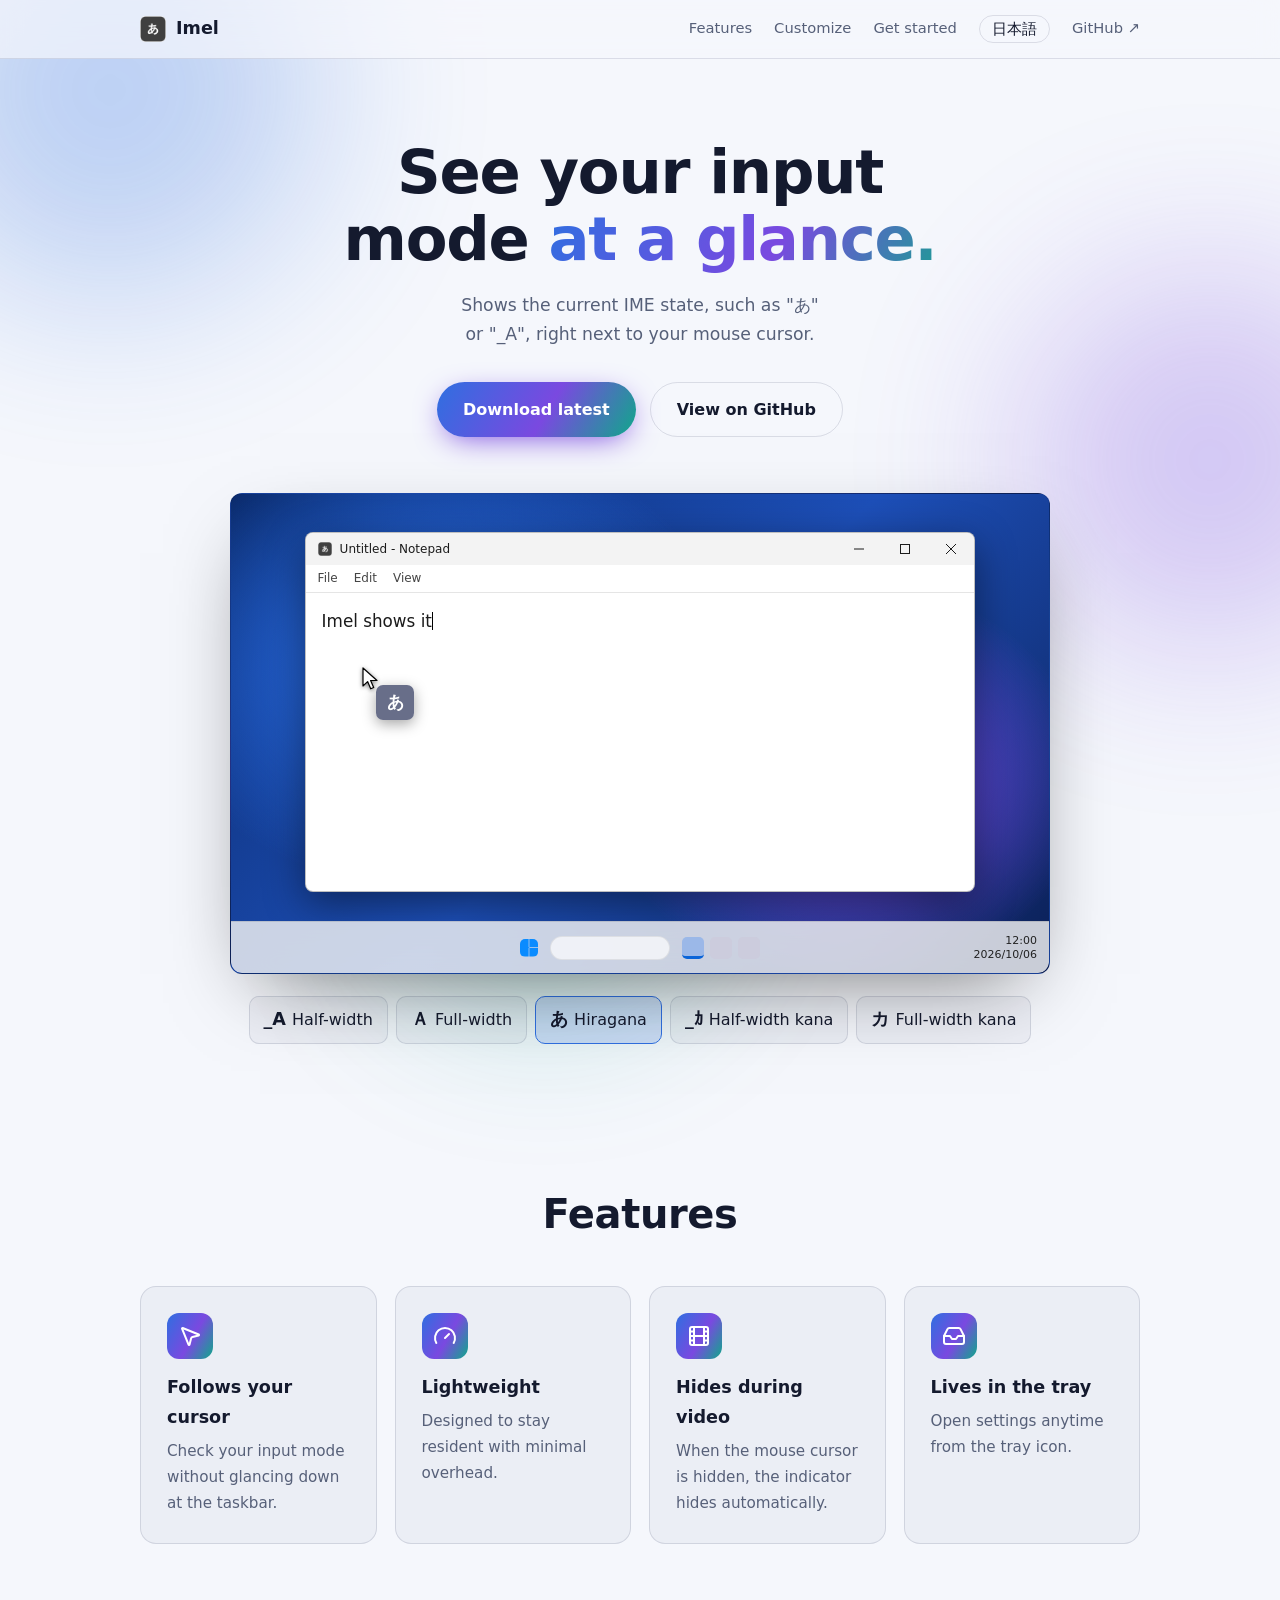
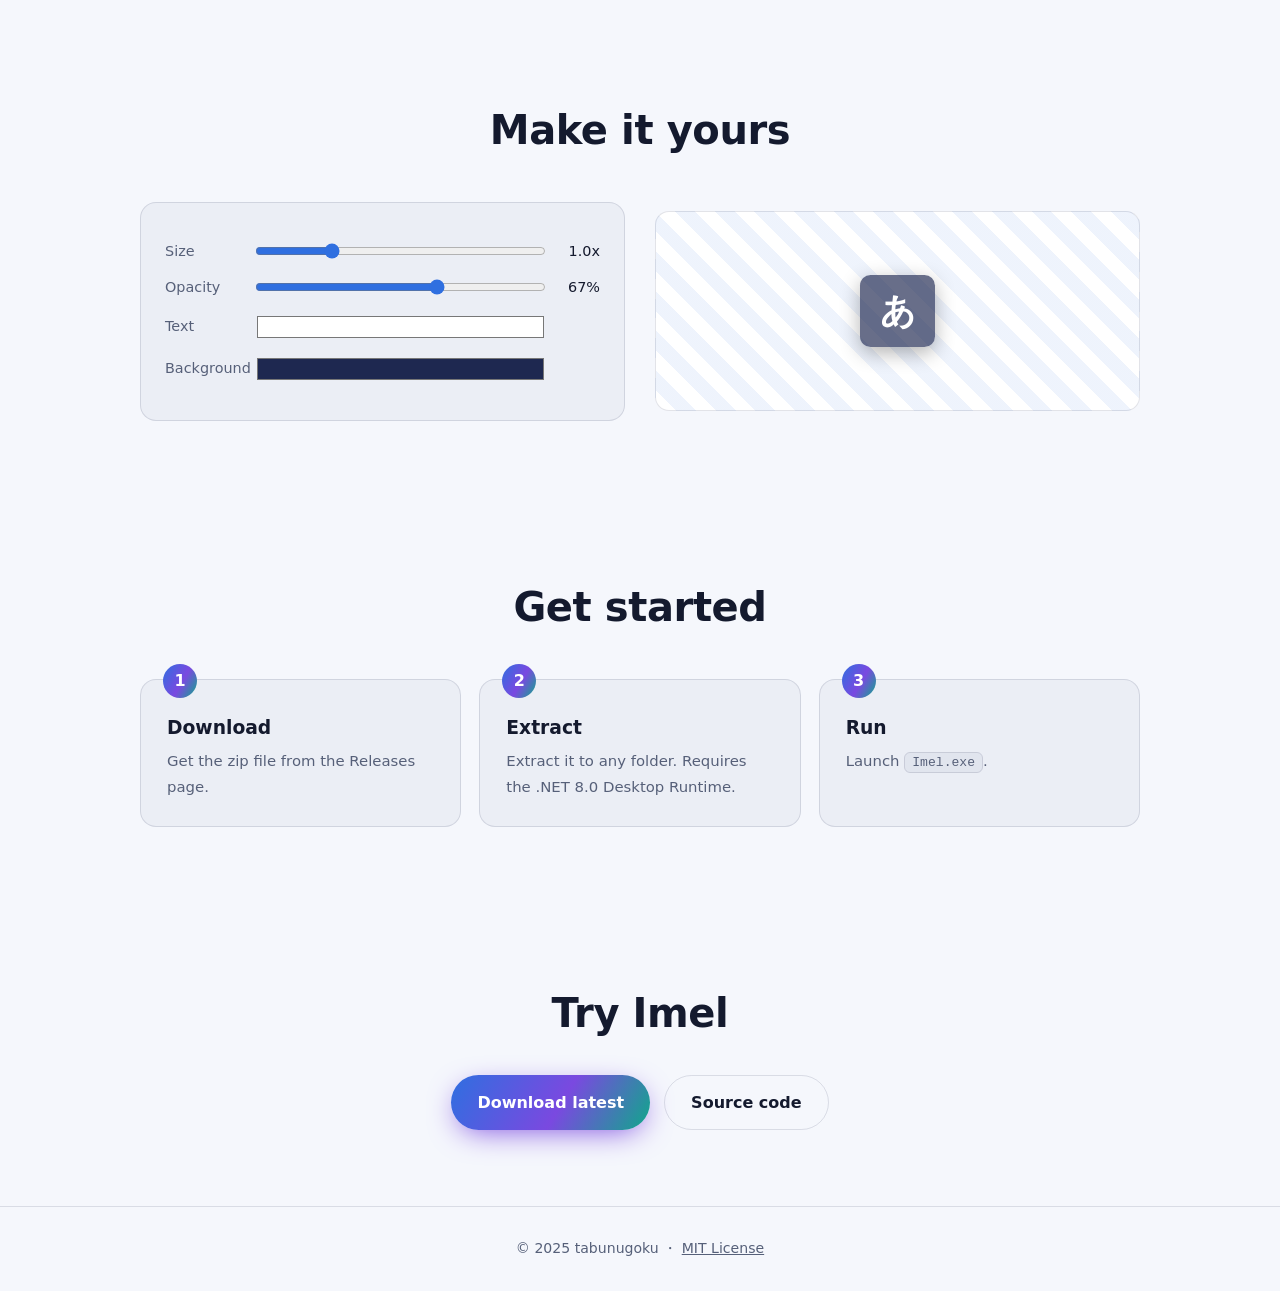
<file: docs/index.html>
<!doctype html>
<html lang="en">
<head>
<meta charset="utf-8">
<script>try{if(/^ja/i.test(navigator.language||"")&&localStorage.getItem("imel-lang")!=="en")location.replace("ja/")}catch(e){}</script>
<meta name="viewport" content="width=device-width, initial-scale=1">
<title>Imel - IME status right next to your cursor</title>
<meta name="description" content="Imel is a resident tool for Windows 11 that shows the current IME input mode right next to the mouse cursor.">
<meta property="og:title" content="Imel - IME Indicator">
<meta property="og:description" content="See your input mode at a glance. An IME status indicator for Windows 11.">
<meta property="og:type" content="website">
<link rel="canonical" href="https://tabunugoku.github.io/Imel/">
<link rel="alternate" hreflang="en" href="https://tabunugoku.github.io/Imel/">
<link rel="alternate" hreflang="ja" href="https://tabunugoku.github.io/Imel/ja/">
<link rel="alternate" hreflang="x-default" href="https://tabunugoku.github.io/Imel/">
<meta property="og:url" content="https://tabunugoku.github.io/Imel/">
<meta property="og:locale" content="en_US">
<meta property="og:image" content="https://tabunugoku.github.io/Imel/ogp.png">
<meta property="og:image:width" content="1200">
<meta property="og:image:height" content="630">
<meta name="twitter:card" content="summary_large_image">
<link rel="icon" href="favicon.ico">
<link rel="stylesheet" href="style.css">
</head>
<body>
<div class="orb o1"></div><div class="orb o2"></div><div class="orb o3"></div>

<nav><div class="wrap">
  <a href="#top" class="logo"><img src="favicon.ico" alt="">Imel</a>
  <div class="links">
    <a href="#features">Features</a><a href="#custom">Customize</a><a href="#start">Get started</a>
    <a class="lang" href="ja/" hreflang="ja" lang="ja" onclick="try{localStorage.setItem('imel-lang','ja')}catch(e){}">日本語</a><a class="gh" href="https://github.com/tabunugoku/Imel">GitHub ↗</a>
  </div>
</div></nav>

<header class="hero wrap" id="top">
  <h1 class="reveal">See your input mode <span class="grad">at a glance.</span></h1>
  <p class="lead reveal">Shows the current IME state, such as "あ" or "_A", right next to your mouse cursor.</p>
  <div class="cta reveal">
    <a class="btn primary" href="https://github.com/tabunugoku/Imel/releases/latest">Download latest</a>
    <a class="btn ghost" href="https://github.com/tabunugoku/Imel">View on GitHub</a>
  </div>

  <div class="stage reveal" id="stage" data-text="Imel shows it next to the cursor" aria-label="Imel demo">
    <div class="win">
      <div class="tbar">
        <div class="t"><img src="favicon.ico" alt="">Untitled - Notepad</div>
        <div class="ctl">
          <span><svg viewBox="0 0 10 10"><path d="M0 5h10"/></svg></span>
          <span><svg viewBox="0 0 10 10"><rect x=".5" y=".5" width="9" height="9"/></svg></span>
          <span><svg viewBox="0 0 10 10"><path d="M0 0l10 10M10 0L0 10"/></svg></span>
        </div>
      </div>
      <div class="menu"><span>File</span><span>Edit</span><span>View</span></div>
      <div class="body"><span id="typed"></span><span class="caret"></span></div>
    </div>
    <div class="taskbar">
      <i class="st"></i><div class="se"></div><i class="ap on"></i><i class="ap"></i><i class="ap"></i>
      <div class="tray"><span>12:00<br>2026/10/06</span></div>
    </div>
    <div class="cursor" id="cursor">
      <svg viewBox="0 0 20 24"><path d="M1 1v18l4.6-4.4 3.1 7.2 3-1.3-3.1-7H15z" fill="#fff" stroke="#000" stroke-width="1.2" stroke-linejoin="round"/></svg>
      <div class="ind" id="ind">あ</div>
    </div>
  </div>
  <div class="modes" id="modes">
    <button data-g="_A"><b>_A</b>Half-width</button>
    <button data-g="Ａ"><b>Ａ</b>Full-width</button>
    <button data-g="あ" class="on"><b>あ</b>Hiragana</button>
    <button data-g="_ｶ"><b>_ｶ</b>Half-width kana</button>
    <button data-g="カ"><b>カ</b>Full-width kana</button>
  </div>
</header>

<section id="features"><div class="wrap">
  <h2 class="reveal">Features</h2>
  <div class="grid">
    <div class="card reveal"><div class="ic"><svg viewBox="0 0 24 24" fill="none" stroke="currentColor" stroke-width="2" stroke-linecap="round" stroke-linejoin="round"><path d="M4.04 4.69a.5.5 0 0 1 .65-.65l16 6.5a.5.5 0 0 1-.06.95l-6.12 1.58a2 2 0 0 0-1.44 1.44l-1.58 6.12a.5.5 0 0 1-.95.06z"/></svg></div><h3>Follows your cursor</h3><p>Check your input mode without glancing down at the taskbar.</p></div>
    <div class="card reveal"><div class="ic"><svg viewBox="0 0 24 24" fill="none" stroke="currentColor" stroke-width="2" stroke-linecap="round" stroke-linejoin="round"><path d="m12 14 4-4"/><path d="M3.34 19a10 10 0 1 1 17.32 0"/></svg></div><h3>Lightweight</h3><p>Designed to stay resident with minimal overhead.</p></div>
    <div class="card reveal"><div class="ic"><svg viewBox="0 0 24 24" fill="none" stroke="currentColor" stroke-width="2" stroke-linecap="round" stroke-linejoin="round"><rect width="18" height="18" x="3" y="3" rx="2"/><path d="M7 3v18M3 7.5h4M3 12h18M3 16.5h4M17 3v18M17 7.5h4M17 16.5h4"/></svg></div><h3>Hides during video</h3><p>When the mouse cursor is hidden, the indicator hides automatically.</p></div>
    <div class="card reveal"><div class="ic"><svg viewBox="0 0 24 24" fill="none" stroke="currentColor" stroke-width="2" stroke-linecap="round" stroke-linejoin="round"><path d="M22 12h-6l-2 3h-4l-2-3H2"/><path d="M5.45 5.11 2 12v6a2 2 0 0 0 2 2h16a2 2 0 0 0 2-2v-6l-3.45-6.89A2 2 0 0 0 16.76 4H7.24a2 2 0 0 0-1.79 1.11z"/></svg></div><h3>Lives in the tray</h3><p>Open settings anytime from the tray icon.</p></div>
  </div>
</div></section>

<section id="custom"><div class="wrap">
  <h2 class="reveal">Make it yours</h2>
  <div class="cust">
    <div class="panel reveal">
      <div class="row">Size<input id="sz" type="range" min="0.6" max="2.2" step="0.1" value="1"><output id="szo">1.0x</output></div>
      <div class="row">Opacity<input id="op" type="range" min="10" max="100" value="67"><output id="opo">67%</output></div>
      <div class="row">Text<input id="fg" type="color" value="#ffffff"><span></span></div>
      <div class="row">Background<input id="bg" type="color" value="#1e2850"><span></span></div>
    </div>
    <div class="preview reveal"><div id="pv">あ</div></div>
  </div>
</div></section>

<section id="start"><div class="wrap">
  <h2 class="reveal">Get started</h2>
  <div class="steps" style="margin-top:30px">
    <div class="step reveal"><h3>Download</h3><p>Get the zip file from the Releases page.</p></div>
    <div class="step reveal"><h3>Extract</h3><p>Extract it to any folder. Requires the .NET 8.0 Desktop Runtime.</p></div>
    <div class="step reveal"><h3>Run</h3><p>Launch <code>Imel.exe</code>.</p></div>
  </div>
</div></section>

<section class="final"><div class="wrap">
  <h2 class="reveal">Try Imel</h2>
  <div class="cta reveal">
    <a class="btn primary" href="https://github.com/tabunugoku/Imel/releases/latest">Download latest</a>
    <a class="btn ghost" href="https://github.com/tabunugoku/Imel">Source code</a>
  </div>
</div></section>

<footer><div class="wrap">© 2025 tabunugoku ・ <a href="https://github.com/tabunugoku/Imel/blob/master/LICENSE">MIT License</a></div></footer>

<script src="app.js"></script>
</body>
</html>
</file>
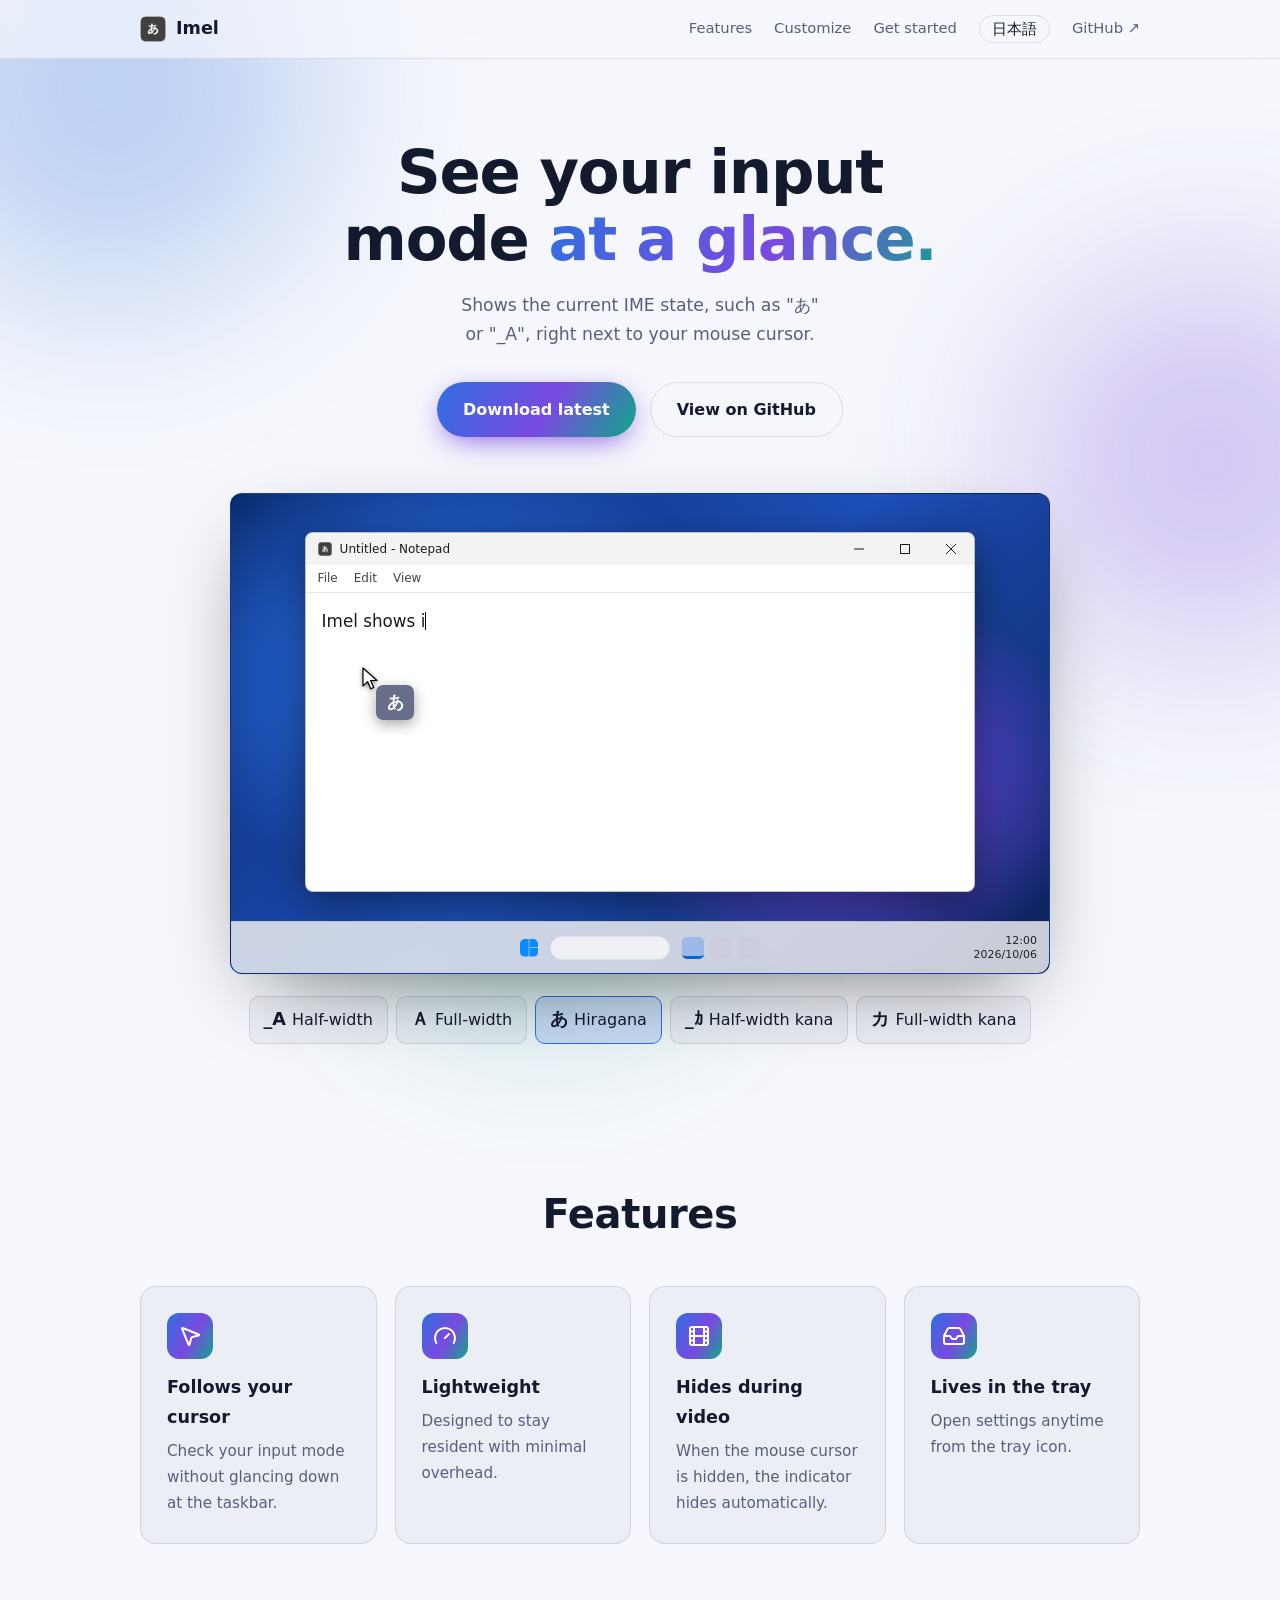
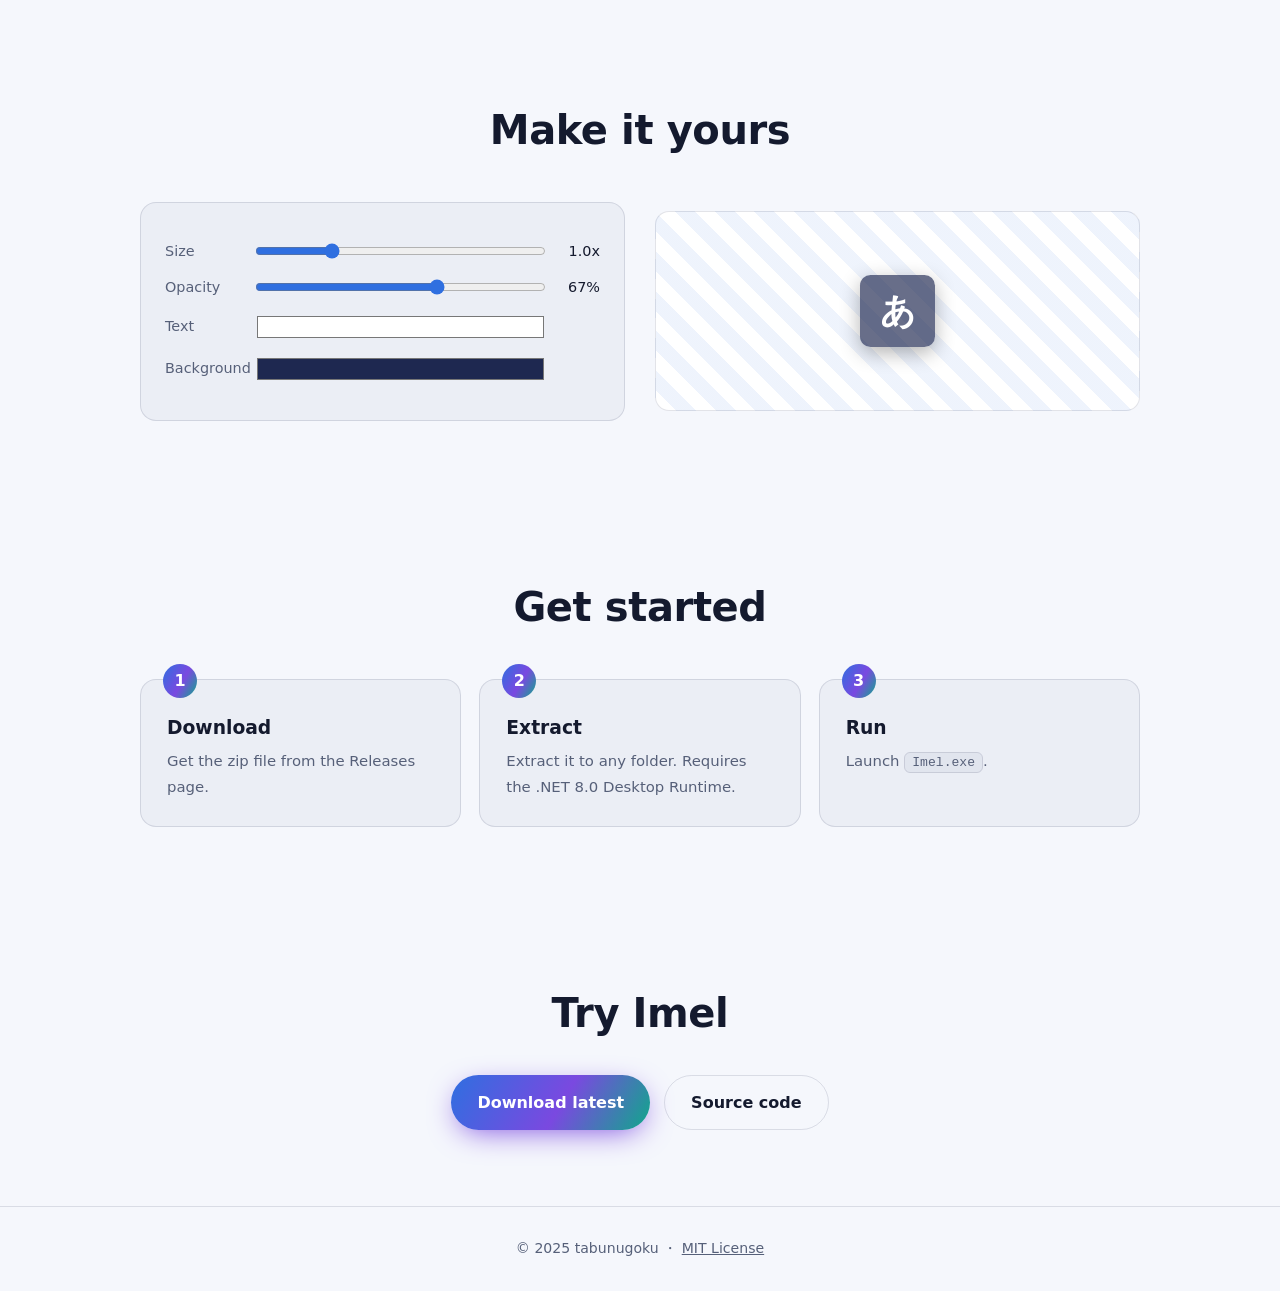
<file: docs/ja/index.html>
<!doctype html>
<html lang="ja">
<head>
<meta charset="utf-8">
<script>try{if(!/^ja/i.test(navigator.language||"")&&localStorage.getItem("imel-lang")!=="ja")location.replace("../")}catch(e){}</script>
<meta name="viewport" content="width=device-width, initial-scale=1">
<title>Imel (アイメル) - IME状態をカーソルのそばに</title>
<meta name="description" content="Imelは、マウスカーソルのすぐそばに現在のIME入力モードを表示する常駐ツールです。">
<meta property="og:title" content="Imel (アイメル)">
<meta property="og:description" content="入力モードが一目でわかる。IME状態表示ツール。">
<meta property="og:type" content="website">
<link rel="canonical" href="https://tabunugoku.github.io/Imel/ja/">
<link rel="alternate" hreflang="ja" href="https://tabunugoku.github.io/Imel/ja/">
<link rel="alternate" hreflang="en" href="https://tabunugoku.github.io/Imel/">
<link rel="alternate" hreflang="x-default" href="https://tabunugoku.github.io/Imel/">
<meta property="og:url" content="https://tabunugoku.github.io/Imel/ja/">
<meta property="og:locale" content="ja_JP">
<meta property="og:image" content="https://tabunugoku.github.io/Imel/ogp.png">
<meta property="og:image:width" content="1200">
<meta property="og:image:height" content="630">
<meta name="twitter:card" content="summary_large_image">
<link rel="icon" href="../favicon.ico">
<link rel="stylesheet" href="../style.css">
</head>
<body>
<div class="orb o1"></div><div class="orb o2"></div><div class="orb o3"></div>

<nav><div class="wrap">
  <a href="#top" class="logo"><img src="../favicon.ico" alt="">Imel</a>
  <div class="links">
    <a href="#features">特徴</a><a href="#custom">カスタマイズ</a><a href="#start">使い方</a>
    <a class="lang" href="../" hreflang="en" lang="en" onclick="try{localStorage.setItem('imel-lang','en')}catch(e){}">English</a><a class="gh" href="https://github.com/tabunugoku/Imel">GitHub ↗</a>
  </div>
</div></nav>

<header class="hero wrap" id="top">
  <h1 class="reveal">入力モードが<span class="grad">一目でわかる<span class="pn">。</span></span></h1>
  <p class="lead reveal">マウスカーソルのすぐ横に、「あ」「_A」などの現在のIME状態を表示します<span class="pn">。</span></p>
  <div class="cta reveal">
    <a class="btn primary" href="https://github.com/tabunugoku/Imel/releases/latest">最新版をダウンロード</a>
    <a class="btn ghost" href="https://github.com/tabunugoku/Imel">GitHubで見る</a>
  </div>

  <div class="stage reveal" id="stage" data-text="Imelはカーソルのそばに表示します" aria-label="Imelのデモ">
    <div class="win">
      <div class="tbar">
        <div class="t"><img src="../favicon.ico" alt="">無題 - メモ帳</div>
        <div class="ctl">
          <span><svg viewBox="0 0 10 10"><path d="M0 5h10"/></svg></span>
          <span><svg viewBox="0 0 10 10"><rect x=".5" y=".5" width="9" height="9"/></svg></span>
          <span><svg viewBox="0 0 10 10"><path d="M0 0l10 10M10 0L0 10"/></svg></span>
        </div>
      </div>
      <div class="menu"><span>ファイル</span><span>編集</span><span>表示</span></div>
      <div class="body"><span id="typed"></span><span class="caret"></span></div>
    </div>
    <div class="taskbar">
      <i class="st"></i><div class="se"></div><i class="ap on"></i><i class="ap"></i><i class="ap"></i>
      <div class="tray"><span>12:00<br>2026/10/06</span></div>
    </div>
    <div class="cursor" id="cursor">
      <svg viewBox="0 0 20 24"><path d="M1 1v18l4.6-4.4 3.1 7.2 3-1.3-3.1-7H15z" fill="#fff" stroke="#000" stroke-width="1.2" stroke-linejoin="round"/></svg>
      <div class="ind" id="ind">あ</div>
    </div>
  </div>
  <div class="modes" id="modes">
    <button data-g="_A"><b>_A</b>半角英数</button>
    <button data-g="Ａ"><b>Ａ</b>全角英数</button>
    <button data-g="あ" class="on"><b>あ</b>ひらがな</button>
    <button data-g="_ｶ"><b>_ｶ</b>半角カナ</button>
    <button data-g="カ"><b>カ</b>全角カナ</button>
  </div>
</header>

<section id="features"><div class="wrap">
  <h2 class="reveal">特徴</h2>
  <div class="grid">
    <div class="card reveal"><div class="ic"><svg viewBox="0 0 24 24" fill="none" stroke="currentColor" stroke-width="2" stroke-linecap="round" stroke-linejoin="round"><path d="M4.04 4.69a.5.5 0 0 1 .65-.65l16 6.5a.5.5 0 0 1-.06.95l-6.12 1.58a2 2 0 0 0-1.44 1.44l-1.58 6.12a.5.5 0 0 1-.95.06z"/></svg></div><h3>カーソルに追従</h3><p>視線をタスクバーへ動かさずに、入力モードを確認できます。</p></div>
    <div class="card reveal"><div class="ic"><svg viewBox="0 0 24 24" fill="none" stroke="currentColor" stroke-width="2" stroke-linecap="round" stroke-linejoin="round"><path d="m12 14 4-4"/><path d="M3.34 19a10 10 0 1 1 17.32 0"/></svg></div><h3>省リソース</h3><p>常駐しても負荷が小さくなるよう設計しています。</p></div>
    <div class="card reveal"><div class="ic"><svg viewBox="0 0 24 24" fill="none" stroke="currentColor" stroke-width="2" stroke-linecap="round" stroke-linejoin="round"><rect width="18" height="18" x="3" y="3" rx="2"/><path d="M7 3v18M3 7.5h4M3 12h18M3 16.5h4M17 3v18M17 7.5h4M17 16.5h4"/></svg></div><h3>動画視聴中は非表示</h3><p>マウスカーソルが隠れると、インジケーターも自動で隠れます。</p></div>
    <div class="card reveal"><div class="ic"><svg viewBox="0 0 24 24" fill="none" stroke="currentColor" stroke-width="2" stroke-linecap="round" stroke-linejoin="round"><path d="M22 12h-6l-2 3h-4l-2-3H2"/><path d="M5.45 5.11 2 12v6a2 2 0 0 0 2 2h16a2 2 0 0 0 2-2v-6l-3.45-6.89A2 2 0 0 0 16.76 4H7.24a2 2 0 0 0-1.79 1.11z"/></svg></div><h3>タスクトレイに常駐</h3><p>トレイのアイコンから、いつでも設定を開けます。</p></div>
  </div>
</div></section>

<section id="custom"><div class="wrap">
  <h2 class="reveal">見た目を変えられる</h2>
  <div class="cust">
    <div class="panel reveal">
      <div class="row">サイズ<input id="sz" type="range" min="0.6" max="2.2" step="0.1" value="1"><output id="szo">1.0x</output></div>
      <div class="row">不透明度<input id="op" type="range" min="10" max="100" value="67"><output id="opo">67%</output></div>
      <div class="row">文字色<input id="fg" type="color" value="#ffffff"><span></span></div>
      <div class="row">背景色<input id="bg" type="color" value="#1e2850"><span></span></div>
    </div>
    <div class="preview reveal"><div id="pv">あ</div></div>
  </div>
</div></section>

<section id="start"><div class="wrap">
  <h2 class="reveal">使い方</h2>
  <div class="steps" style="margin-top:30px">
    <div class="step reveal"><h3>ダウンロード</h3><p>リリースページからzipファイルを取得します。</p></div>
    <div class="step reveal"><h3>展開</h3><p>好きなフォルダに展開します。.NET 8.0 Desktop Runtimeが必要です。</p></div>
    <div class="step reveal"><h3>実行</h3><p><code>Imel.exe</code> を起動します。</p></div>
  </div>
</div></section>

<section class="final"><div class="wrap">
  <h2 class="reveal">Imelを使ってみる</h2>
  <div class="cta reveal">
    <a class="btn primary" href="https://github.com/tabunugoku/Imel/releases/latest">最新版をダウンロード</a>
    <a class="btn ghost" href="https://github.com/tabunugoku/Imel">ソースコード</a>
  </div>
</div></section>

<footer><div class="wrap">© 2025 tabunugoku ・ <a href="https://github.com/tabunugoku/Imel/blob/master/LICENSE">MIT License</a></div></footer>

<script src="../app.js"></script>
</body>
</html>
</file>
<file: docs/style.css>
:root{
  --bg:#080a12; --bg2:#0e1220; --card:rgba(255,255,255,.04); --line:rgba(255,255,255,.09);
  --text:#e9ecf5; --muted:#8f97ad; --a:#6ea8ff; --b:#b184ff; --c:#4de1c1;
  --grad:linear-gradient(120deg,var(--a),var(--b) 55%,var(--c));
}
@media (prefers-color-scheme: light){
  :root{--bg:#f5f7fc; --bg2:#ffffff; --card:rgba(20,30,70,.04); --line:rgba(20,30,70,.12);
        --text:#141a2e; --muted:#566079; --a:#2f6fe0; --b:#7a49e0; --c:#0fa88a;}
}
*{box-sizing:border-box;margin:0;padding:0}
html{scroll-behavior:smooth}
body{font-family:"Segoe UI","Yu Gothic UI","Noto Sans JP",system-ui,sans-serif;
  background:var(--bg);color:var(--text);line-height:1.7;overflow-x:hidden}
a{color:inherit;text-decoration:none}
.wrap{max-width:1040px;margin:0 auto;padding:0 20px}
.grad{background:var(--grad);-webkit-background-clip:text;background-clip:text;color:transparent}

.orb{position:fixed;border-radius:50%;filter:blur(90px);opacity:.28;z-index:-1;animation:float 18s ease-in-out infinite}
.o1{width:420px;height:420px;background:var(--a);top:-120px;left:-100px}
.o2{width:380px;height:380px;background:var(--b);top:30%;right:-120px;animation-delay:-6s}
.o3{width:320px;height:320px;background:var(--c);bottom:-100px;left:30%;animation-delay:-11s}
@keyframes float{50%{transform:translate(40px,-30px) scale(1.1)}}

nav{position:sticky;top:0;z-index:10;backdrop-filter:blur(14px);background:color-mix(in srgb,var(--bg) 70%,transparent);border-bottom:1px solid var(--line)}
nav .wrap{display:flex;align-items:center;justify-content:space-between;height:58px}
.logo{display:flex;align-items:center;gap:10px;font-weight:700;font-size:1.1rem}
.logo img{width:26px;height:26px}
nav .links{display:flex;gap:22px;font-size:.92rem;color:var(--muted)}
nav .links a:hover{color:var(--text)}
@media(max-width:640px){nav .links a:not(.gh):not(.lang){display:none}}
nav .links a.lang{border:1px solid var(--line);border-radius:999px;padding:0 12px;color:var(--text)}

.btn{display:inline-flex;align-items:center;gap:8px;padding:13px 26px;border-radius:999px;font-weight:600;border:1px solid var(--line);transition:.25s}
.btn.primary{background:var(--grad);color:#fff;border:none;box-shadow:0 8px 30px -8px var(--b)}
.btn.primary:hover{transform:translateY(-3px);box-shadow:0 14px 36px -8px var(--b)}
.btn.ghost:hover{background:var(--card);transform:translateY(-3px)}

.hero{padding:80px 20px 60px;text-align:center}
h1{white-space:nowrap;font-size:clamp(1.4rem,6.6vw,4.4rem);line-height:1.1;margin:0 0 18px;letter-spacing:-.02em}
.pn{margin-right:-.5em}
h1 .grad{padding-right:.5em;margin-right:-.5em}
.lead{text-wrap:balance;max-width:600px;margin:0 auto 32px;color:var(--muted);font-size:1.08rem}
.cta{display:flex;gap:14px;justify-content:center;flex-wrap:wrap}
.reveal{opacity:0;transform:translateY(26px);transition:opacity .8s ease,transform .8s ease}
.reveal.in{opacity:1;transform:none}

/* Windows 11 desktop mock */
.stage{position:relative;margin:56px auto 0;max-width:820px;aspect-ratio:16/9.4;border-radius:12px;overflow:hidden;text-align:left;
  border:1px solid var(--line);box-shadow:0 30px 80px -30px rgba(0,0,0,.55);
  background:
    radial-gradient(60% 80% at 25% 35%,#2f7bff 0%,transparent 60%),
    radial-gradient(50% 70% at 75% 60%,#8a4dff 0%,transparent 60%),
    linear-gradient(135deg,#0a2a6b,#1d4fb8 50%,#0b1f55);
  font-family:"Segoe UI","Yu Gothic UI",system-ui,sans-serif}
.win{position:absolute;left:9%;right:9%;top:8%;bottom:17%;border-radius:8px;overflow:hidden;
  background:#fff;color:#1b1b1b;border:1px solid rgba(0,0,0,.25);box-shadow:0 12px 40px rgba(0,0,0,.45);display:flex;flex-direction:column}
.tbar{height:32px;background:#f3f3f3;display:flex;align-items:center;justify-content:space-between;font-size:12px;flex:none}
.tbar .t{display:flex;align-items:center;gap:8px;padding-left:12px}
.tbar .t img{width:14px;height:14px}
.ctl{display:flex;height:100%}
.ctl span{width:46px;display:grid;place-items:center}
.ctl svg{width:10px;height:10px;stroke:#1b1b1b;fill:none;stroke-width:1}
.menu{height:28px;background:#fff;border-bottom:1px solid #e5e5e5;display:flex;gap:16px;align-items:center;padding:0 12px;font-size:12px;color:#444;flex:none}
.body{padding:14px 16px;font-size:1.05rem;flex:1}
.caret{display:inline-block;width:1px;height:1.1em;background:#000;vertical-align:-3px;animation:blink 1s steps(1) infinite}
@keyframes blink{50%{opacity:0}}
.taskbar{position:absolute;left:0;right:0;bottom:0;height:11%;min-height:34px;background:rgba(243,243,243,.82);backdrop-filter:blur(20px);
  border-top:1px solid rgba(0,0,0,.1);display:flex;align-items:center;justify-content:center;gap:6px}
.taskbar i{width:22px;height:22px;border-radius:5px;display:block}
.taskbar .st{background:conic-gradient(from 0deg,#0a8bff 0 25%,#0a8bff 0 50%,#0a8bff 0 75%,#0a8bff 0);clip-path:polygon(0 0,48% 0,48% 48%,0 48%,0 52%,48% 52%,48% 100%,0 100%,0 52%,52% 52%,52% 100%,100% 100%,100% 52%,52% 52%,52% 48%,100% 48%,100% 0,52% 0,52% 48%,0 48%);width:18px;height:18px}
.taskbar .se{width:120px;height:24px;border-radius:12px;background:rgba(255,255,255,.7);border:1px solid rgba(0,0,0,.08);margin:0 6px}
.taskbar .ap{background:#ccd;}
.taskbar .ap.on{background:#9bb8e8;border-bottom:3px solid #0a64d8}
.tray{position:absolute;right:12px;top:0;bottom:0;display:flex;align-items:center;gap:12px;font-size:11px;color:#222;line-height:1.2;text-align:right}
@media(max-width:560px){.taskbar .se,.tray{display:none}}
.cursor{position:absolute;left:0;top:0;width:0;height:0;transition:transform 1.4s cubic-bezier(.45,.05,.25,1);will-change:transform;z-index:3}
.cursor svg{position:absolute;left:0;top:0;width:20px;height:24px;filter:drop-shadow(0 1px 2px rgba(0,0,0,.5))}
.ind{position:absolute;left:14px;top:18px;min-width:38px;padding:3px 9px;text-align:center;border-radius:7px;font-weight:700;font-size:1.05rem;
  color:#fff;background:rgba(30,40,80,.67);box-shadow:0 4px 14px rgba(0,0,0,.35)}
.ind.pop{animation:pop .35s}
@keyframes pop{40%{transform:scale(1.25)}}
.modes{display:flex;gap:8px;justify-content:center;flex-wrap:wrap;margin-top:22px}
.modes button{font:inherit;cursor:pointer;color:var(--text);background:var(--card);border:1px solid var(--line);border-radius:10px;padding:8px 14px;transition:.2s}
.modes button:hover,.modes button.on{border-color:var(--a);background:color-mix(in srgb,var(--a) 18%,transparent)}
.modes button b{font-size:1.1rem;margin-right:6px}

section{padding:76px 0}
h2{font-size:clamp(1.7rem,4.5vw,2.5rem);text-align:center;margin-bottom:38px;letter-spacing:-.01em}
.grid{display:grid;grid-template-columns:repeat(auto-fit,minmax(230px,1fr));gap:18px}
.card{padding:26px;border-radius:16px;background:var(--card);border:1px solid var(--line);transition:.3s}
.card:hover{transform:translateY(-6px);border-color:color-mix(in srgb,var(--a) 60%,transparent);box-shadow:0 18px 40px -20px var(--a)}
.card .ic{width:46px;height:46px;border-radius:12px;display:grid;place-items:center;background:var(--grad);margin-bottom:14px;color:#fff}
.card .ic svg{width:24px;height:24px}
.card h3{font-size:1.1rem;margin-bottom:6px}
.card p{color:var(--muted);font-size:.95rem}

.cust{display:grid;grid-template-columns:1fr 1fr;gap:30px;align-items:center}
@media(max-width:760px){.cust{grid-template-columns:1fr}}
.panel{padding:24px;border-radius:16px;background:var(--card);border:1px solid var(--line)}
.row{display:grid;grid-template-columns:80px 1fr 44px;gap:10px;align-items:center;margin:12px 0;font-size:.9rem;color:var(--muted)}
.row output{text-align:right;color:var(--text);font-variant-numeric:tabular-nums}
input[type=range]{width:100%;accent-color:var(--a)}
input[type=color]{width:100%;height:30px;border:none;background:none;cursor:pointer}
.preview{height:200px;border-radius:14px;display:grid;place-items:center;border:1px solid var(--line);
  background:repeating-linear-gradient(45deg,var(--bg2) 0 14px,color-mix(in srgb,var(--bg2) 92%,var(--a)) 14px 28px)}
#pv{font-weight:800;padding:.18em .55em;border-radius:.3em;color:#fff;transition:.15s;box-shadow:0 6px 20px rgba(0,0,0,.3)}

.steps{display:grid;grid-template-columns:repeat(auto-fit,minmax(220px,1fr));gap:18px;counter-reset:s}
.step{padding:26px;border-radius:16px;background:var(--card);border:1px solid var(--line);position:relative}
.step::before{counter-increment:s;content:counter(s);position:absolute;top:-16px;left:22px;width:34px;height:34px;border-radius:50%;
  display:grid;place-items:center;font-weight:800;color:#fff;background:var(--grad)}
.step h3{margin:6px 0}
.step p{color:var(--muted);font-size:.93rem}
code{font-family:Consolas,monospace;font-size:.88em;padding:2px 7px;border-radius:6px;background:var(--card);border:1px solid var(--line)}

.final{text-align:center}
.final h2{margin-bottom:28px}
footer{border-top:1px solid var(--line);padding:30px 0;text-align:center;color:var(--muted);font-size:.88rem}
footer a{text-decoration:underline}

@media (prefers-reduced-motion: reduce){
  *{animation:none!important;transition:none!important}
  .reveal{opacity:1;transform:none}
}
html[lang=en] h1{white-space:normal;text-wrap:balance;font-size:clamp(2rem,7vw,3.8rem)}
</file>
